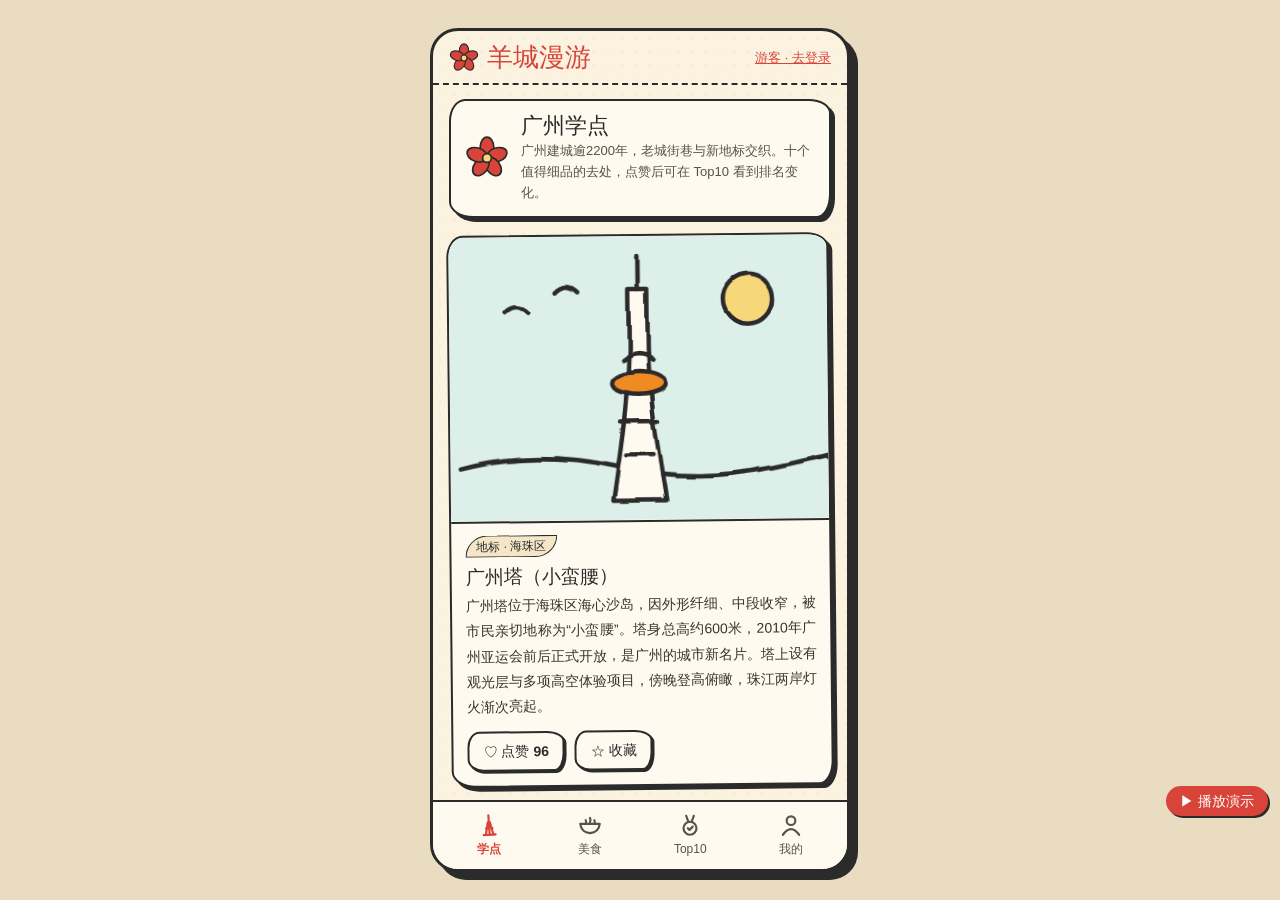
<file: index.html>
<!doctype html>
<html lang="zh-CN">
<head>
  <meta charset="utf-8">
  <meta name="viewport" content="width=device-width, initial-scale=1, viewport-fit=cover">
  <meta name="description" content="广州 · 羊城漫游：手绘风广州文旅小程序，含学点、美食、Top10 排行与数据备份。">
  <meta name="theme-color" content="#fbf3e0">
  <title>广州 · 羊城漫游</title>
  <link rel="stylesheet" href="css/style.css">
</head>
<body>
  <!-- 手绘抖动滤镜：所有插画共用 -->
  <svg width="0" height="0" style="position:absolute" aria-hidden="true" focusable="false">
    <defs>
      <filter id="rough" x="-5%" y="-5%" width="110%" height="110%">
        <feTurbulence type="fractalNoise" baseFrequency="0.035" numOctaves="2" seed="7" result="noise"/>
        <feDisplacementMap in="SourceGraphic" in2="noise" scale="3.5" xChannelSelector="R" yChannelSelector="G"/>
      </filter>
    </defs>
  </svg>

  <div class="phone" id="phone">
    <header class="topbar">
      <div class="brand">
        <span id="brand-mark" class="brand-mark"></span>
        <h1>羊城漫游</h1>
      </div>
      <div class="who" id="who"></div>
    </header>

    <main class="view" id="view" tabindex="-1"></main>

    <nav class="tabbar" id="tabbar" aria-label="主导航"></nav>

    <div class="toast" id="toast" role="status" aria-live="polite"></div>
  </div>

  <a id="demo-link" href="demo.html" style="position:fixed;right:12px;bottom:84px;z-index:50;background:#d9443a;color:#fff;padding:8px 14px;border-radius:20px;font:14px/1 sans-serif;text-decoration:none;box-shadow:2px 2px 0 #2b2b2b">▶ 播放演示</a>
  <script>if (location.search.indexOf('demo=1') !== -1) document.getElementById('demo-link').remove();</script>
  <script src="js/data.js"></script>
  <script src="js/app.js"></script>
</body>
</html>
</file>
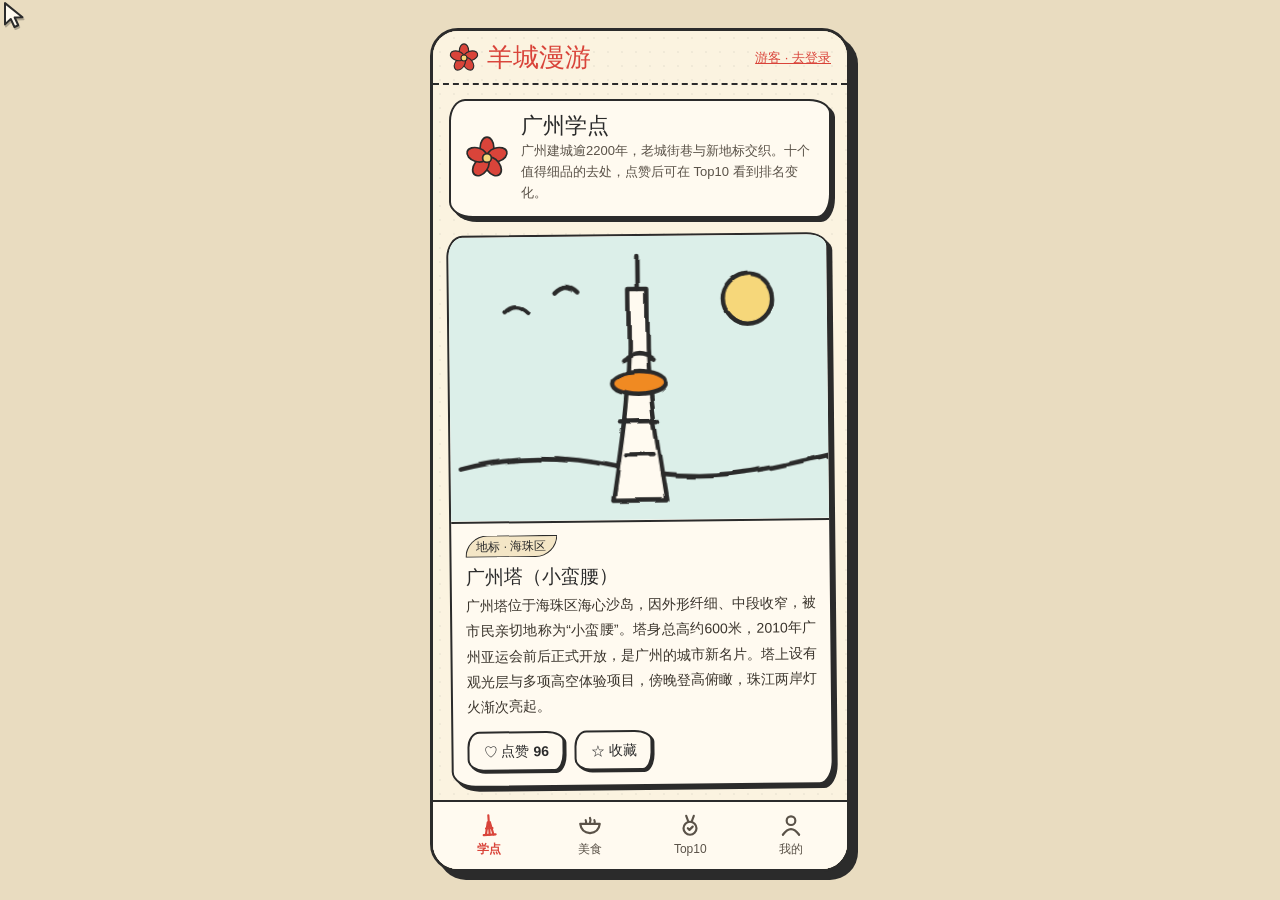
<file: demo.html>
<!doctype html>
<html lang="zh-CN">
<head>
  <meta charset="utf-8">
  <meta name="viewport" content="width=device-width, initial-scale=1">
  <title>演示 · 羊城漫游</title>
  <link rel="stylesheet" href="css/style.css">
</head>
<body class="demo-body">
  <div class="demo-stage" id="stage">
    <iframe id="app" src="index.html?demo=1" title="羊城漫游操作演示"></iframe>
  </div>

  <div class="cursor" id="cursor" aria-hidden="true">
    <svg viewBox="0 0 24 24">
      <path d="M4 2.5 L4 19.5 L8.6 15.2 L11.6 21.6 L14.6 20.2 L11.7 14.0 L18 13.8 Z" fill="#fffaf0" stroke="#2b2b2b" stroke-width="1.6" stroke-linejoin="round"/>
    </svg>
  </div>
  <div class="ripple" id="ripple" aria-hidden="true"></div>

  <button class="btn primary replay" id="replay" type="button">重新播放</button>

  <script>
  (function () {
    'use strict';
    var frame = document.getElementById('app');
    var cursor = document.getElementById('cursor');
    var ripple = document.getElementById('ripple');
    var seq = 0;
    var pending = Object.create(null);
    var started = false;

    // 接收 index.html（?demo=1）的回复
    window.addEventListener('message', function (e) {
      var m = e.data;
      if (!m) return;
      if (m.__gz === 'demo-ready') return start();
      if (m.__gz === 'demo-reply' && pending[m.id]) {
        var fn = pending[m.id];
        delete pending[m.id];
        fn(m);
      }
    });

    function call(cmd, args) {
      return new Promise(function (resolve) {
        var id = ++seq;
        pending[id] = resolve;
        var msg = { __gz: 'demo', cmd: cmd, id: id };
        Object.keys(args || {}).forEach(function (k) { msg[k] = args[k]; });
        frame.contentWindow.postMessage(msg, '*');
        setTimeout(function () {
          if (pending[id]) { delete pending[id]; resolve({ ok: false }); }
        }, 3000);
      });
    }

    function sleep(ms) { return new Promise(function (r) { setTimeout(r, ms); }); }

    // 滚动到目标并返回其在页面中的坐标
    function locate(sel) {
      return call('scrollto', { sel: sel }).then(function () { return sleep(650); }).then(function () {
        return call('rect', { sel: sel });
      }).then(function (res) {
        if (!res.ok || !res.rect) return null;
        var fr = frame.getBoundingClientRect();
        return { x: fr.left + res.rect.x + res.rect.w / 2, y: fr.top + res.rect.y + res.rect.h / 2 };
      });
    }

    function moveCursor(p) {
      cursor.style.transform = 'translate(' + p.x + 'px,' + p.y + 'px)';
    }

    function flash(p) {
      ripple.style.left = p.x + 'px';
      ripple.style.top = p.y + 'px';
      ripple.classList.remove('go');
      void ripple.offsetWidth;
      ripple.classList.add('go');
    }

    async function tap(sel, pause) {
      var p = await locate(sel);
      if (!p) return;
      moveCursor(p);
      await sleep(750);
      flash(p);
      await sleep(160);
      await call('click', { sel: sel });
      await sleep(pause || 900);
    }

    async function typeIn(sel, text) {
      var p = await locate(sel);
      if (!p) return;
      moveCursor(p);
      await sleep(700);
      flash(p);
      for (var i = 1; i <= text.length; i++) {
        await call('type', { sel: sel, text: text.slice(0, i) });
        await sleep(170);
      }
      await sleep(350);
    }

    async function run() {
      cursor.classList.add('on');
      await sleep(500);
      await call('reset');
      await sleep(900);

      // 1. 注册并设置个人资料
      await tap('[data-tab="me"]', 900);
      await tap('[data-act="switch-auth"][data-mode="register"]', 900);
      await typeIn('#auth-user', '阿粤');
      await typeIn('#auth-pass', 'gz2026');
      await typeIn('#auth-nick', '岭南小粤');
      await tap('#auth-submit', 1400);
      await tap('[data-act="avatar"][data-idx="2"]', 800);
      await tap('[data-act="theme"][data-idx="1"]', 1100);

      // 2. 浏览学点、点赞与收藏
      await tap('[data-tab="attractions"]', 1000);
      await tap('[data-act="like"][data-id="a1"]', 1000);
      await tap('[data-act="fav"][data-id="a3"]', 1000);
      await tap('[data-act="view"][data-id="a2"]', 900);
      await tap('[data-act="like"][data-id="a10"]', 1300);

      // 3. 浏览美食并点赞
      await tap('[data-tab="foods"]', 900);
      await tap('[data-act="like"][data-id="f1"]', 900);
      await tap('[data-act="like"][data-id="f5"]', 1300);

      // 4. Top10 排名变化
      await tap('[data-tab="top"]', 1800);
      await sleep(1200);
      await tap('[data-act="board"][data-board="food"]', 2000);
      await tap('[data-act="board"][data-board="attr"]', 1600);

      // 5. 我的页：收藏、浏览历史、导出备份
      await tap('[data-tab="me"]', 1000);
      await tap('#btn-export', 1600);

      // 结束定格
      cursor.classList.remove('on');
      document.body.classList.add('done');
    }

    function start() {
      if (started) return;
      started = true;
      run();
    }

    document.getElementById('replay').addEventListener('click', function () {
      window.location.reload();
    });

    // 兜底：若未收到 demo-ready 信号，稍后也开始
    setTimeout(start, 2500);
  })();
  </script>
</body>
</html>
</file>
<file: css/style.css>
/* 羊城漫游 · 手绘风样式（移动端优先） */

:root {
  --paper: #fbf3e0;
  --paper-2: #f4e6c6;
  --card: #fffaf0;
  --ink: #2b2b2b;
  --ink-soft: #5a5248;
  --accent: #d9443a;      /* 朱红（默认主题，可被用户切换） */
  --green: #3f8f6b;       /* 岭南绿 */
  --orange: #f08a24;      /* 木棉橙 */
  --red: #c2352b;
  --muted: #8a8175;
  --hand: 'Ma Shan Zheng', 'KaiTi', 'STKaiti', '楷体', cursive;
  --body: 'PingFang SC', 'Hiragino Sans GB', 'Microsoft YaHei', 'Noto Sans CJK SC', sans-serif;
  --wobble: 16px 22px 14px 24px / 22px 14px 24px 16px;
}

* { box-sizing: border-box; }

html, body { margin: 0; height: 100%; }

body {
  background: #e9dcc0;
  color: var(--ink);
  font-family: var(--body);
  font-size: 15px;
  line-height: 1.6;
  -webkit-text-size-adjust: 100%;
  -webkit-tap-highlight-color: transparent;
}

button, input { font: inherit; color: inherit; }
button { cursor: pointer; }
svg { display: block; }

/* ---------- 手机框 ---------- */

.phone {
  position: relative;
  display: flex;
  flex-direction: column;
  height: 100vh;
  height: 100dvh;
  width: 100%;
  overflow: hidden;
  background-color: var(--paper);
  background-image: radial-gradient(rgba(43, 43, 43, 0.05) 1px, transparent 1.5px);
  background-size: 14px 14px;
}

@media (min-width: 481px) {
  body { display: grid; place-items: center; min-height: 100vh; padding: 24px 0; }
  .phone {
    width: 420px;
    height: min(844px, calc(100vh - 48px));
    border: 3px solid var(--ink);
    border-radius: 28px;
    box-shadow: 8px 8px 0 var(--ink);
  }
}

/* ---------- 顶部栏 ---------- */

.topbar {
  display: flex;
  align-items: center;
  justify-content: space-between;
  gap: 12px;
  padding: 12px 16px 10px;
  border-bottom: 2px dashed var(--ink);
  flex: none;
}

.brand { display: flex; align-items: center; gap: 8px; min-width: 0; }
.brand h1 {
  margin: 0;
  font-family: var(--hand);
  font-weight: normal;
  font-size: 26px;
  line-height: 1;
  color: var(--accent);
  white-space: nowrap;
}

.who { font-size: 13px; color: var(--ink-soft); display: flex; align-items: center; gap: 6px; min-width: 0; }
.who a { color: var(--accent); }
.who-name { white-space: nowrap; overflow: hidden; text-overflow: ellipsis; max-width: 110px; }
.who .avatar { width: 28px; height: 28px; flex: none; }

/* ---------- 内容区 ---------- */

.view {
  flex: 1;
  min-height: 0;
  overflow-y: auto;
  overflow-x: hidden;
  padding: 14px 16px 22px;
  -webkit-overflow-scrolling: touch;
  outline: none;
}

.page { display: block; }

.hero {
  display: flex;
  gap: 12px;
  align-items: center;
  margin: 0 0 16px;
  padding: 12px 14px;
  background: var(--card);
  border: 2px solid var(--ink);
  border-radius: var(--wobble);
  box-shadow: 4px 4px 0 var(--ink);
}
.hero h2 {
  margin: 0 0 2px;
  font-family: var(--hand);
  font-weight: normal;
  font-size: 22px;
  line-height: 1.2;
}
.hero p { margin: 0; font-size: 13px; color: var(--ink-soft); }
.hero .flower { flex: none; }

/* ---------- 卡片（学点 / 美食） ---------- */

.cards { display: block; }

.card {
  position: relative;
  background: var(--card);
  border: 2px solid var(--ink);
  border-radius: var(--wobble);
  box-shadow: 4px 4px 0 var(--ink);
  margin: 0 0 20px;
  overflow: hidden;
}

.tilt-0 { transform: rotate(-0.6deg); }
.tilt-1 { transform: rotate(0.5deg); }
.tilt-2 { transform: rotate(-0.3deg); }
.tilt-3 { transform: rotate(0.7deg); }

.card-art {
  display: block;
  width: 100%;
  padding: 0;
  margin: 0;
  border: 0;
  border-bottom: 2px solid var(--ink);
  background: none;
}
.card-art:focus-visible, .title-btn:focus-visible, .btn:focus-visible, .seg button:focus-visible, .tabbar button:focus-visible {
  outline: 3px solid var(--orange);
  outline-offset: 2px;
}

.ill { display: block; width: 100%; height: auto; aspect-ratio: 200 / 150; }

.card-body { padding: 12px 14px 14px; }

.card-head { display: flex; align-items: center; justify-content: space-between; gap: 8px; }

.tag {
  display: inline-block;
  font-size: 12px;
  line-height: 1.5;
  padding: 1px 10px;
  border: 1.5px solid var(--ink);
  border-radius: 999px 6px 999px 6px;
  background: var(--paper-2);
}

.seen {
  display: none;
  font-family: var(--hand);
  font-size: 14px;
  color: var(--green);
  border: 2px solid var(--green);
  border-radius: 6px;
  padding: 0 6px;
  transform: rotate(-5deg);
}
.card.read .seen, .row.read .seen { display: inline-block; }

.card h3 { margin: 8px 0 4px; font-size: 19px; font-family: var(--hand); font-weight: normal; line-height: 1.3; }

.title-btn {
  padding: 0;
  border: 0;
  background: none;
  text-align: left;
  font: inherit;
  color: inherit;
}

.intro {
  margin: 0 0 12px;
  font-size: 14px;
  line-height: 1.8;
  color: #3a342c;
  text-align: justify;
}

.actions { display: flex; gap: 10px; flex-wrap: wrap; }

/* ---------- 按钮 ---------- */

.btn {
  display: inline-flex;
  align-items: center;
  justify-content: center;
  gap: 4px;
  min-height: 40px;
  padding: 6px 14px;
  font-size: 14px;
  background: var(--card);
  color: var(--ink);
  border: 2px solid var(--ink);
  border-radius: 12px 18px 10px 16px / 16px 10px 18px 12px;
  box-shadow: 2px 2px 0 var(--ink);
  transition: transform 0.08s, box-shadow 0.08s, background-color 0.2s;
}
.btn:active { transform: translate(2px, 2px); box-shadow: 0 0 0 var(--ink); }
.btn.like.on { background: var(--accent); color: #fff; }
.btn.fav.on { background: var(--orange); color: #fff; }
.btn.primary { background: var(--accent); color: #fff; }
.btn.ghost { background: transparent; box-shadow: none; }
.btn.ghost:active { transform: none; }
.btn.wide { width: 100%; margin-top: 4px; }
.btn .cnt { font-weight: 700; }

.seg { display: flex; gap: 8px; margin: 0 0 14px; }
.seg button {
  flex: 1;
  min-height: 40px;
  padding: 6px 10px;
  background: var(--card);
  border: 2px solid var(--ink);
  border-radius: 14px 10px 16px 12px / 12px 16px 10px 14px;
  box-shadow: 2px 2px 0 var(--ink);
}
.seg button[aria-pressed="true"] { background: var(--ink); color: var(--paper); box-shadow: none; transform: translate(2px, 2px); }

/* ---------- Top10 ---------- */

.rank { list-style: none; margin: 0; padding: 0; }

.row {
  position: relative;
  display: grid;
  grid-template-columns: 34px 64px 1fr auto;
  gap: 10px;
  align-items: center;
  margin: 0 0 10px;
  padding: 8px 10px;
  background: var(--card);
  border: 2px solid var(--ink);
  border-radius: 14px 10px 16px 12px / 12px 16px 10px 14px;
  box-shadow: 3px 3px 0 var(--ink);
}

.num {
  font-family: var(--hand);
  font-size: 24px;
  line-height: 1;
  text-align: center;
  width: 34px;
  height: 34px;
  display: grid;
  place-items: center;
  border-radius: 50%;
}
.num.medal { border: 2px solid var(--ink); }
.num.m1 { background: #f6c744; }
.num.m2 { background: #d7dde2; }
.num.m3 { background: #d9a07a; }

.thumb .ill { border: 1.5px solid var(--ink); border-radius: 6px; }

.meta { min-width: 0; }
.meta b { display: block; font-size: 15px; white-space: nowrap; overflow: hidden; text-overflow: ellipsis; }
.mine {
  display: inline-block;
  margin-left: 4px;
  font-size: 11px;
  color: var(--accent);
  border: 1.5px solid var(--accent);
  border-radius: 6px;
  padding: 0 4px;
  line-height: 1.4;
  vertical-align: 2px;
}
.bar {
  display: block;
  height: 8px;
  margin-top: 6px;
  border: 1.5px solid var(--ink);
  border-radius: 6px;
  background: #f1e7d0;
  overflow: hidden;
}
.bar i { display: block; height: 100%; background: var(--accent); transition: width 0.5s; }

.score { text-align: right; min-width: 44px; }
.score b { font-size: 18px; display: block; line-height: 1.1; }
.score small { font-size: 11px; color: var(--muted); }
.delta { display: block; font-style: normal; font-size: 12px; font-weight: 700; }
.delta.up { color: var(--green); }
.delta.down { color: var(--red); }
.delta.same { color: var(--muted); }

/* ---------- 我的 ---------- */

.panel { padding: 14px; margin: 0 0 18px; }
.panel h2 { margin: 0 0 4px; font-family: var(--hand); font-weight: normal; font-size: 22px; }
.panel h3 { margin: 0 0 8px; font-family: var(--hand); font-weight: normal; font-size: 20px; }
.muted { color: var(--ink-soft); font-size: 13px; margin: 0 0 12px; }
.panel .muted:last-child { margin-bottom: 0; }

.field { margin: 14px 0 0; }
.lbl { display: block; font-size: 13px; color: var(--ink-soft); margin: 0 0 6px; }

input[type="text"], input:not([type]), input[type="password"] {
  width: 100%;
  padding: 9px 12px;
  font-size: 16px;   /* 避免 iOS 聚焦时缩放 */
  background: #fffdf7;
  border: 2px solid var(--ink);
  border-radius: 10px 14px 10px 14px / 14px 10px 14px 10px;
  outline: none;
}
input:focus { border-color: var(--accent); }

.err { min-height: 1.4em; margin: 8px 0 0; font-size: 13px; color: var(--red); }

.row2 { display: flex; gap: 8px; align-items: center; flex-wrap: wrap; }
.row2 input { flex: 1; min-width: 0; }
.backup .row2 .btn { flex: 1 1 auto; }

.pf-head { display: flex; align-items: center; gap: 12px; margin-bottom: 4px; }
.pf-head h2 { margin-bottom: 0; }
.pf-head .muted { margin: 2px 0 0; }
.pf-head .avatar { flex: none; width: 64px; height: 64px; }

.inline { margin-top: 12px; }

.avatar { width: 46px; height: 46px; border-radius: 50%; overflow: hidden; border: 2px solid var(--ink); }
.avatars { display: grid; grid-template-columns: repeat(6, 1fr); gap: 6px; }
.avatars button {
  padding: 0;
  background: none;
  border: 2px solid transparent;
  border-radius: 50%;
  line-height: 0;
  width: 100%;
}
.avatars button[aria-pressed="true"] { border-color: var(--accent); }
.avatars .avatar { width: 100%; height: auto; aspect-ratio: 1; }

.chips { display: flex; align-items: center; gap: 8px; flex-wrap: wrap; }
.chip-color {
  width: 36px;
  height: 36px;
  border-radius: 50%;
  border: 2px solid var(--ink);
  background: var(--c);
  padding: 0;
  box-shadow: 2px 2px 0 var(--ink);
}
.chip-color[aria-pressed="true"] { outline: 3px solid var(--ink); outline-offset: 2px; }
.chip-name { font-size: 13px; color: var(--ink-soft); margin-right: 10px; }

.profile .btn.ghost { margin-top: 16px; }

.mini-list { list-style: none; margin: 0; padding: 0; }
.mini-list li {
  display: flex;
  align-items: center;
  gap: 10px;
  padding: 6px 0;
  border-bottom: 1.5px dashed #cdbf9f;
  font-size: 14px;
}
.mini-list li:last-child { border-bottom: 0; }
.mini-list li > span:nth-child(2) { flex: 1; min-width: 0; }
.mini-list small { white-space: nowrap; }
.mini-thumb { width: 52px; flex: none; }
.mini-thumb .ill { border: 1.5px solid var(--ink); border-radius: 6px; }

/* ---------- 底部导航 ---------- */

.tabbar {
  flex: none;
  display: grid;
  grid-template-columns: repeat(4, 1fr);
  padding: 6px 6px calc(6px + env(safe-area-inset-bottom, 0px));
  background: var(--card);
  border-top: 2px solid var(--ink);
}
.tabbar button {
  display: flex;
  flex-direction: column;
  align-items: center;
  gap: 2px;
  padding: 4px 0;
  background: none;
  border: 0;
  color: var(--ink-soft);
  font-size: 12px;
  border-radius: 12px;
}
.tabbar button svg {
  width: 26px;
  height: 26px;
  fill: none;
  stroke: currentColor;
  stroke-width: 2;
  stroke-linecap: round;
  stroke-linejoin: round;
}
.tabbar button[aria-current="page"] { color: var(--accent); font-weight: 700; }
.tabbar button[aria-current="page"] svg { transform: rotate(-4deg); }

/* ---------- 提示 ---------- */

.toast {
  position: absolute;
  left: 50%;
  bottom: 74px;
  transform: translate(-50%, 16px);
  max-width: 86%;
  padding: 8px 14px;
  background: var(--ink);
  color: var(--paper);
  border-radius: 12px;
  font-size: 14px;
  text-align: center;
  opacity: 0;
  pointer-events: none;
  transition: opacity 0.25s, transform 0.25s;
  z-index: 30;
}
.toast.show { opacity: 1; transform: translate(-50%, 0); }

/* ---------- 演示页 ---------- */

.demo-body {
  margin: 0;
  min-height: 100vh;
  display: grid;
  place-items: center;
  background: #e9dcc0;
}

.demo-stage {
  position: relative;
  width: min(420px, 100vw);
  height: min(844px, 100vh);
  border: 3px solid var(--ink);
  border-radius: 28px;
  overflow: hidden;
  box-shadow: 8px 8px 0 var(--ink);
  background: var(--paper);
}
.demo-stage iframe { display: block; width: 100%; height: 100%; border: 0; }

.cursor {
  position: fixed;
  left: 0;
  top: 0;
  width: 30px;
  height: 30px;
  pointer-events: none;
  z-index: 60;
  opacity: 0;
  transition: transform 0.7s cubic-bezier(0.3, 0.7, 0.2, 1), opacity 0.4s;
  filter: drop-shadow(1px 2px 0 rgba(0, 0, 0, 0.25));
}
.cursor.on { opacity: 1; }
.cursor svg { width: 100%; height: 100%; }

.ripple {
  position: fixed;
  left: 0;
  top: 0;
  width: 44px;
  height: 44px;
  margin: -22px 0 0 -22px;
  border: 3px solid var(--accent);
  border-radius: 50%;
  pointer-events: none;
  opacity: 0;
  z-index: 55;
}
.ripple.go { animation: rip 0.5s ease-out; }
@keyframes rip {
  0% { opacity: 0.9; scale: 0.3; }
  100% { opacity: 0; scale: 1.5; }
}

.replay {
  position: absolute;
  right: 14px;
  bottom: 14px;
  z-index: 70;
  display: none;
}
.done .replay { display: inline-flex; }

/* ---------- 小屏与减弱动效 ---------- */

@media (max-width: 360px) {
  .row { grid-template-columns: 30px 52px 1fr auto; gap: 8px; padding: 8px; }
  .num { width: 30px; height: 30px; font-size: 20px; }
  .avatars { grid-template-columns: repeat(3, 1fr); }
}

@media (prefers-reduced-motion: reduce) {
  *, *::before, *::after { transition: none !important; animation: none !important; }
}
</file>
